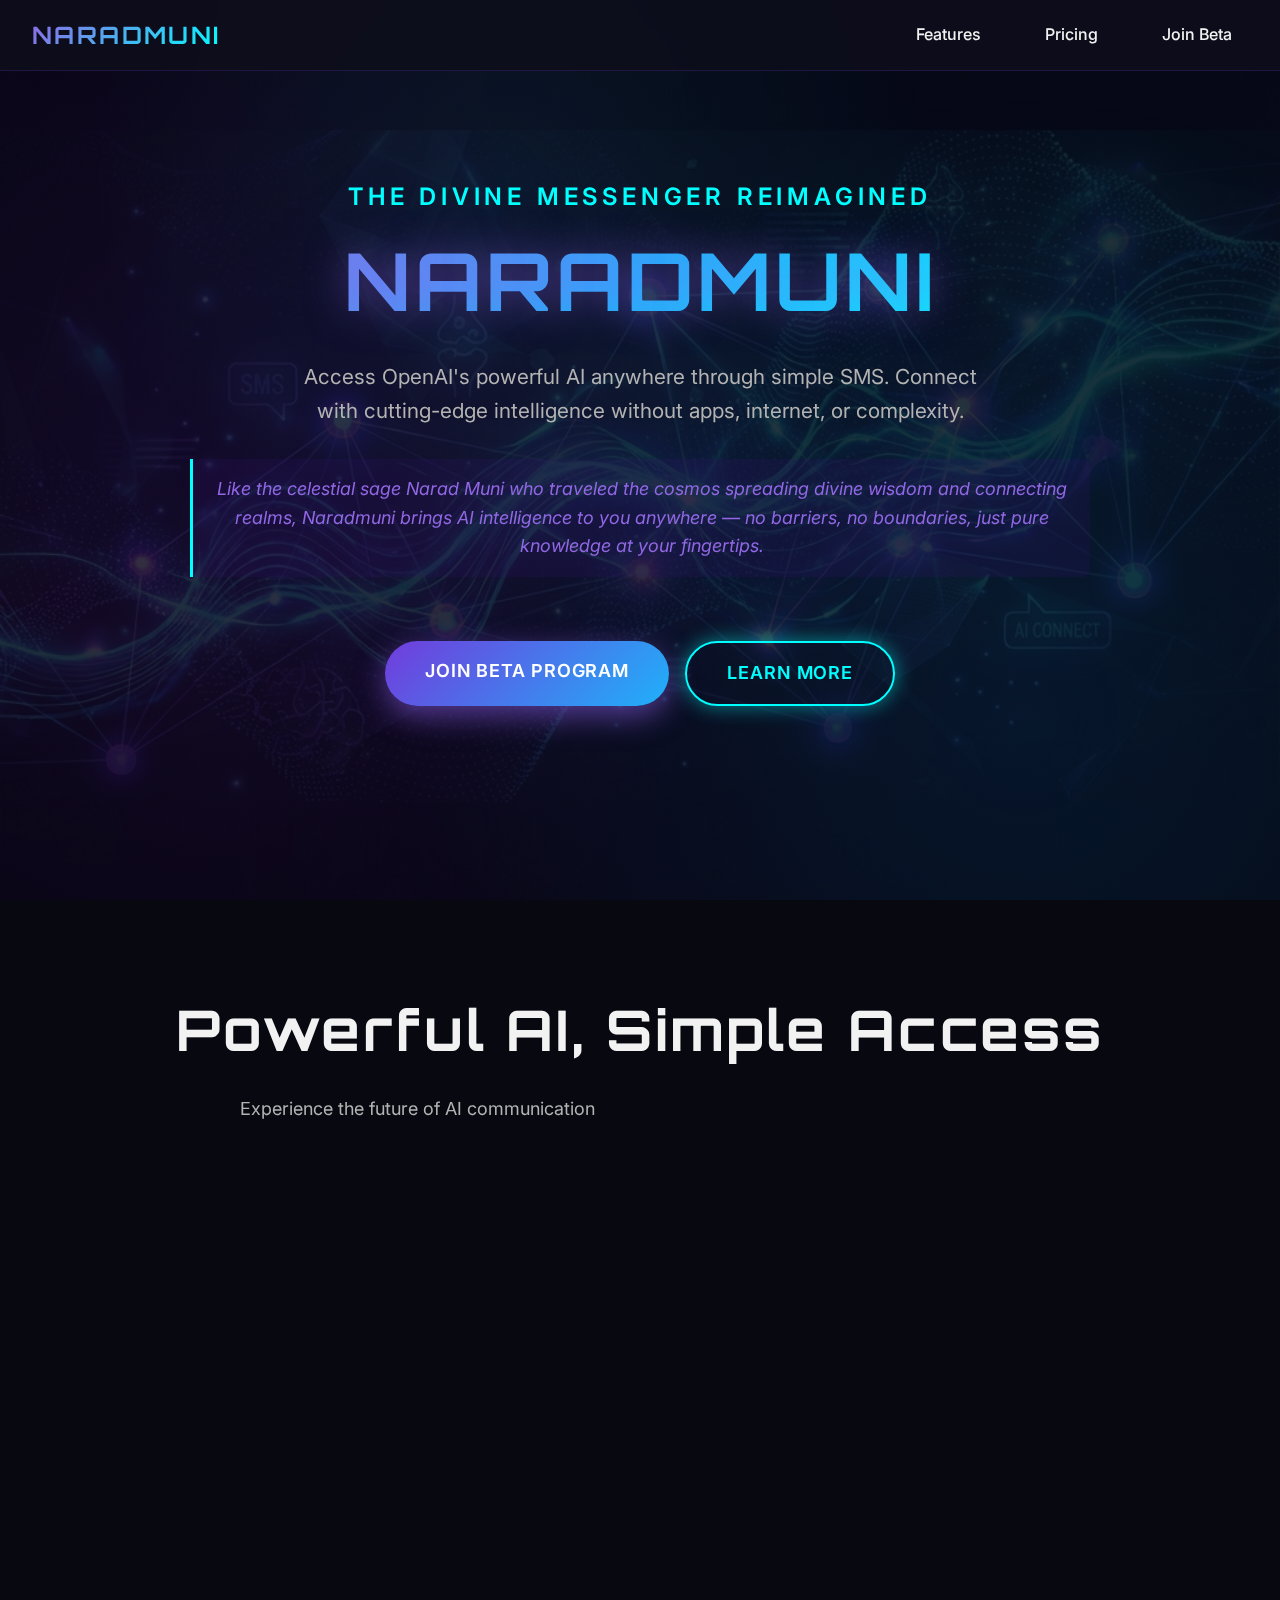
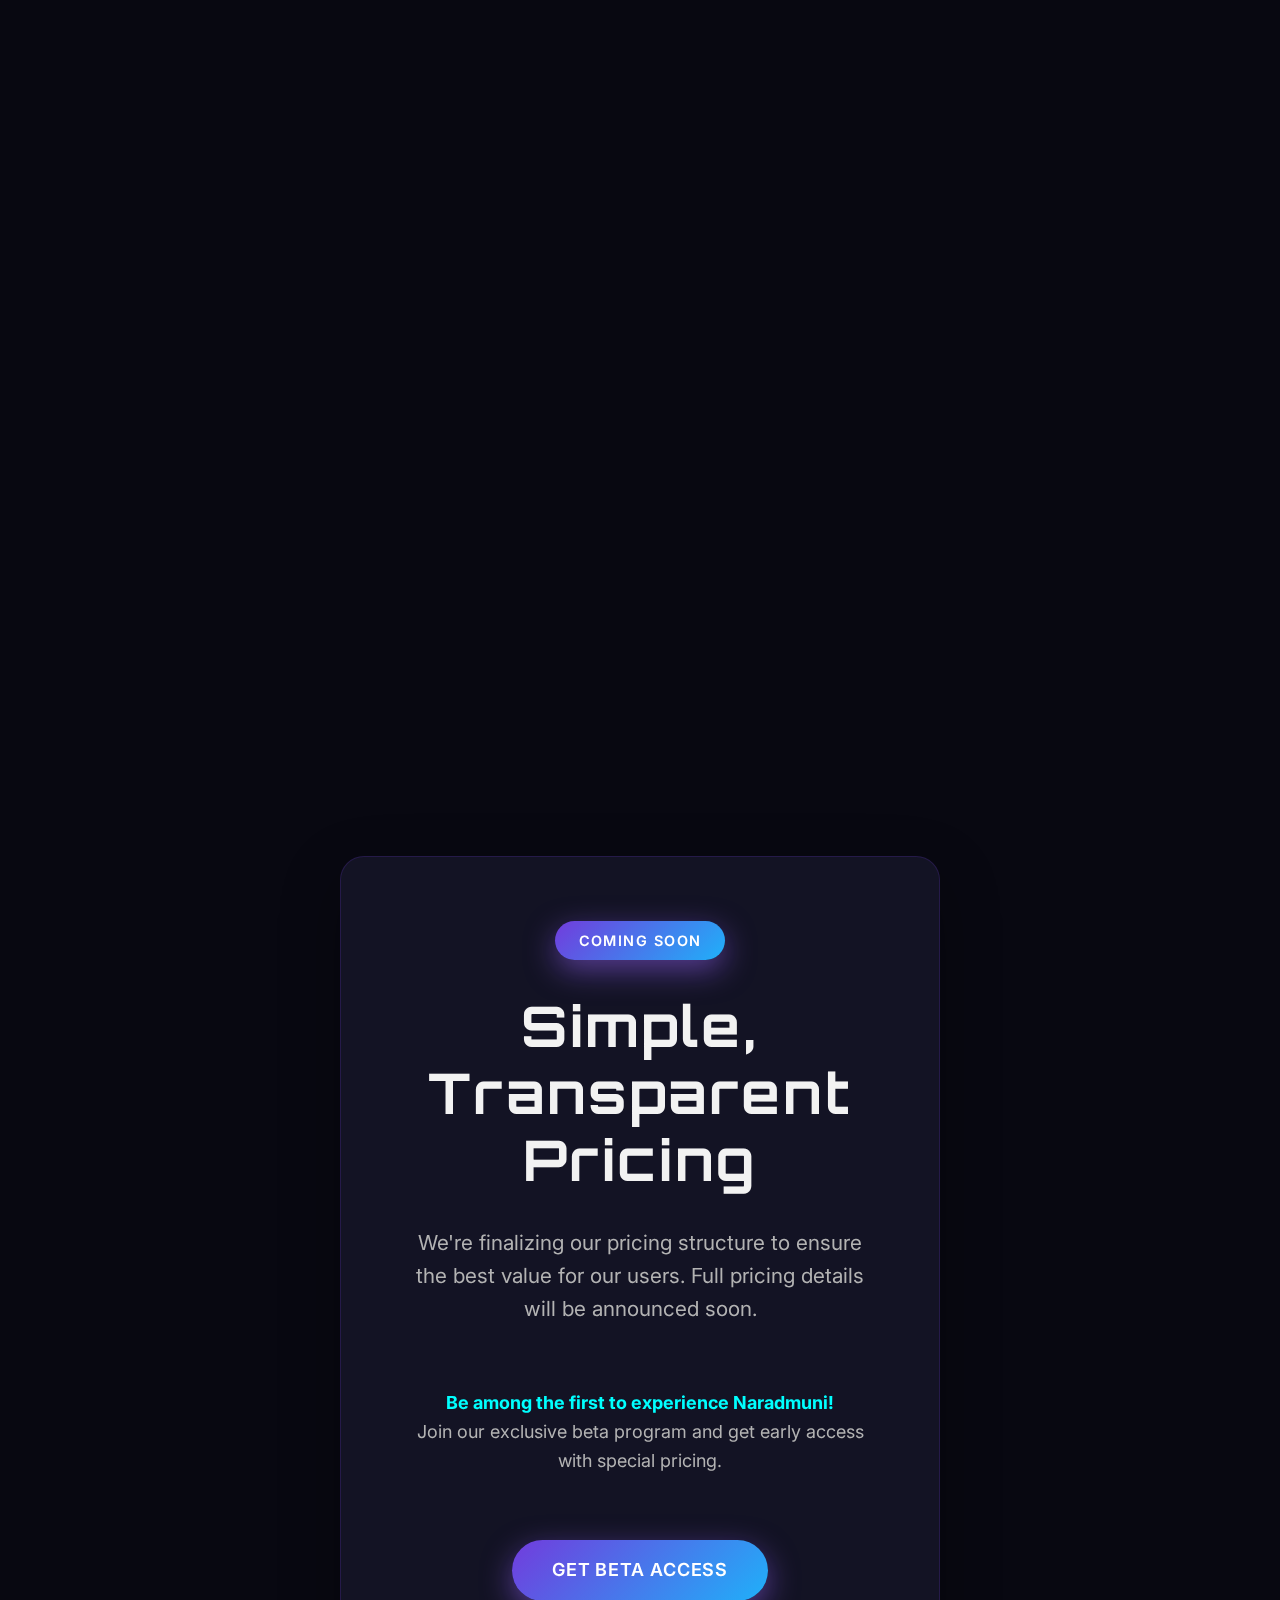
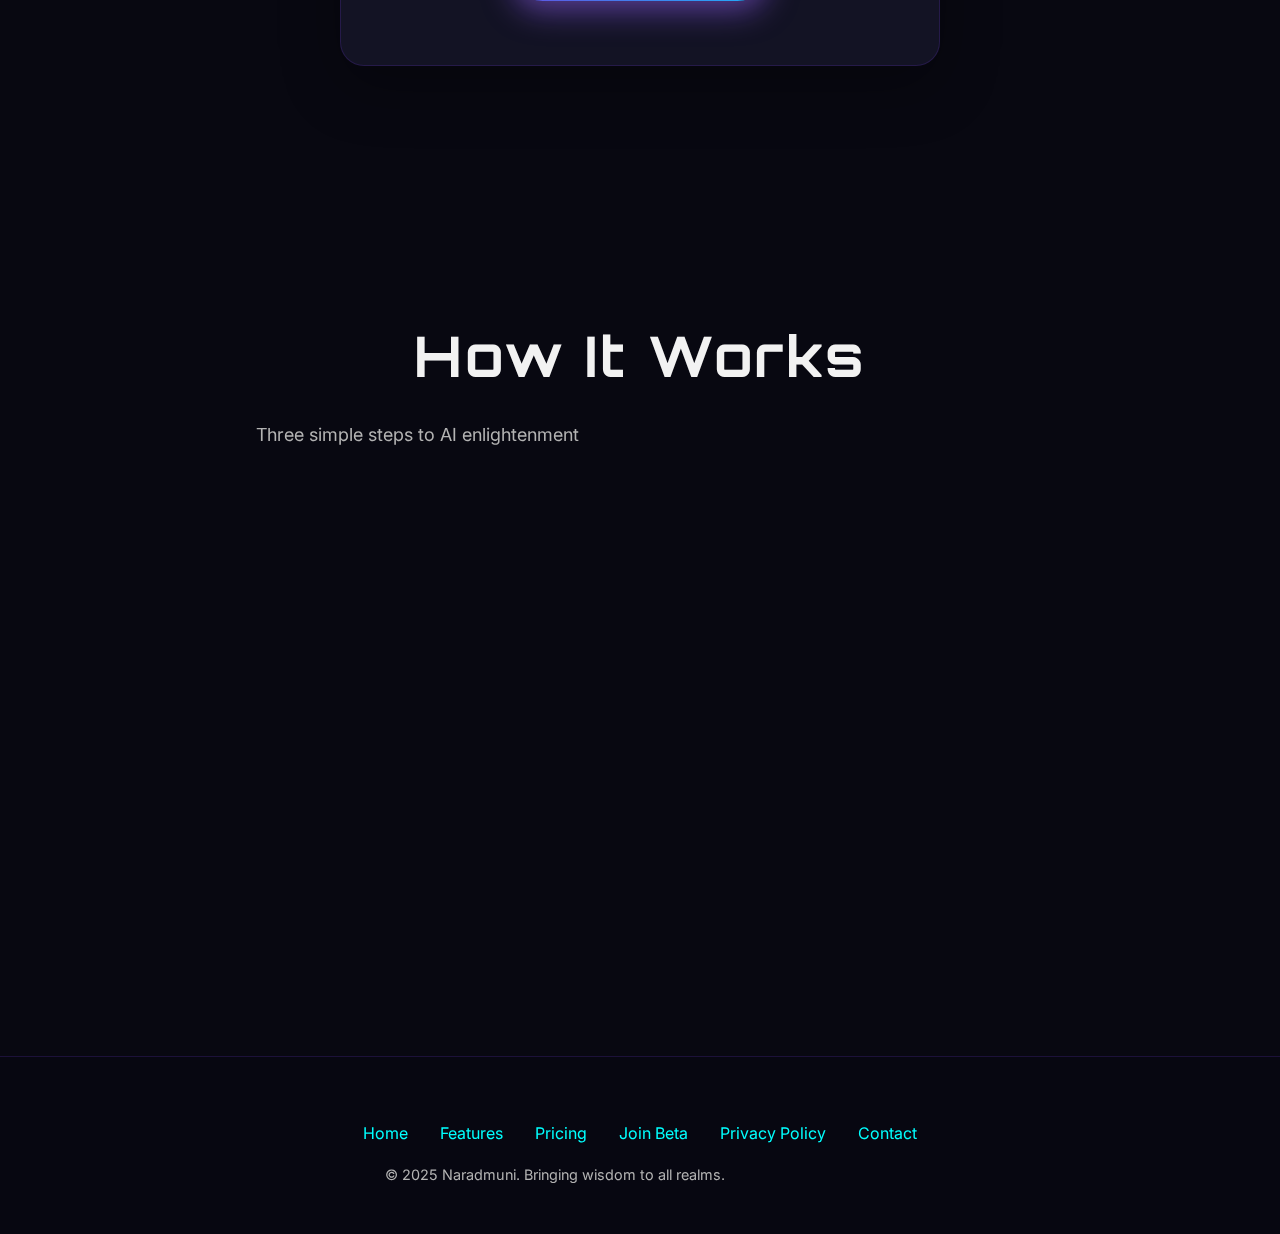
<file: index.html>
<!DOCTYPE html>
<html lang="en">

<head>
  <meta charset="UTF-8">
  <meta name="viewport" content="width=device-width, initial-scale=1.0">
  <meta name="description"
    content="Naradmuni - Access OpenAI's powerful AI anywhere through simple SMS. Like the divine messenger who spreads wisdom across realms, we bring AI to your fingertips.">
  <meta name="keywords" content="SMS AI, OpenAI SMS, AI messaging, text AI, Naradmuni">
  <title>Naradmuni - AI Wisdom Through SMS</title>

  <!-- Fonts -->
  <link rel="preconnect" href="https://fonts.googleapis.com">
  <link rel="preconnect" href="https://fonts.gstatic.com" crossorigin>
  <link
    href="https://fonts.googleapis.com/css2?family=Inter:wght@300;400;500;600;700&family=Orbitron:wght@400;700;900&display=swap"
    rel="stylesheet">

  <!-- Styles -->
  <link rel="stylesheet" href="css/style.css">
</head>

<body>
  <!-- Navigation -->
  <nav id="navbar">
    <div class="nav-container">
      <a href="index.html" class="logo">NARADMUNI</a>
      <ul class="nav-links">
        <li><a href="#features">Features</a></li>
        <li><a href="#pricing">Pricing</a></li>
        <li><a href="beta.html">Join Beta</a></li>
      </ul>
    </div>
  </nav>

  <!-- Hero Section -->
  <section class="hero">
    <div class="container">
      <div class="hero-content">
        <div class="hero-tagline">The Divine Messenger Reimagined</div>
        <h1>NARADMUNI</h1>
        <p class="hero-description">
          Access OpenAI's powerful AI anywhere through simple SMS.
          Connect with cutting-edge intelligence without apps, internet, or complexity.
        </p>
        <div class="hero-mythological">
          Like the celestial sage Narad Muni who traveled the cosmos spreading divine wisdom and connecting realms,
          Naradmuni brings AI intelligence to you anywhere — no barriers, no boundaries, just pure knowledge at your
          fingertips.
        </div>
        <div class="cta-buttons">
          <a href="beta.html" class="btn btn-primary">Join Beta Program</a>
          <a href="#features" class="btn btn-secondary">Learn More</a>
        </div>
      </div>
    </div>
  </section>

  <!-- Features Section -->
  <section id="features">
    <div class="container">
      <div class="section-title">
        <h2>Powerful AI, Simple Access</h2>
        <p>Experience the future of AI communication</p>
      </div>

      <div class="features-grid">
        <div class="glass-card fade-in">
          <div class="feature-icon">📱</div>
          <h3>SMS-First Design</h3>
          <p>
            No app downloads, no internet required. Just text and receive intelligent responses
            on any phone, anywhere in the world.
          </p>
        </div>

        <div class="glass-card fade-in">
          <div class="feature-icon">🤖</div>
          <h3>OpenAI Integration</h3>
          <p>
            Powered by OpenAI's advanced language models. Get expert-level assistance,
            creative content, and intelligent conversations via text.
          </p>
        </div>

        <div class="glass-card fade-in">
          <div class="feature-icon">⚡</div>
          <h3>Instant Responses</h3>
          <p>
            Lightning-fast processing means you get AI-powered answers delivered to your
            phone in seconds, not minutes.
          </p>
        </div>

        <div class="glass-card fade-in">
          <div class="feature-icon">🌍</div>
          <h3>Universal Access</h3>
          <p>
            Like Narad Muni traversing all realms, our service works everywhere —
            from bustling cities to remote villages with basic cellular coverage.
          </p>
        </div>

      </div>
    </div>
  </section>

  <!-- Pricing Section -->
  <section id="pricing">
    <div class="container">
      <div class="glass-card pricing-card">
        <span class="pricing-badge">Coming Soon</span>
        <h2>Simple, Transparent Pricing</h2>
        <p class="hero-description">
          We're finalizing our pricing structure to ensure the best value for our users.
          Full pricing details will be announced soon.
        </p>
        <p class="mt-lg">
          <strong style="color: var(--accent);">Be among the first to experience Naradmuni!</strong><br>
          Join our exclusive beta program and get early access with special pricing.
        </p>
        <div class="cta-buttons mt-lg">
          <a href="beta.html" class="btn btn-primary">Get Beta Access</a>
        </div>
      </div>
    </div>
  </section>

  <!-- How It Works -->
  <section id="how-it-works">
    <div class="container">
      <div class="section-title">
        <h2>How It Works</h2>
        <p>Three simple steps to AI enlightenment</p>
      </div>

      <div class="features-grid">
        <div class="glass-card fade-in">
          <div class="feature-icon">1️⃣</div>
          <h3>Sign Up</h3>
          <p>
            Join our beta program by sharing your phone number and name.
            We'll get you set up within 24 hours.
          </p>
        </div>

        <div class="glass-card fade-in">
          <div class="feature-icon">2️⃣</div>
          <h3>Send a Text</h3>
          <p>
            Text your question, request, or prompt to our dedicated number.
            No special syntax or commands needed — just talk naturally.
          </p>
        </div>

        <div class="glass-card fade-in">
          <div class="feature-icon">3️⃣</div>
          <h3>Get AI Responses</h3>
          <p>
            Receive intelligent, contextual responses directly via SMS.
            Continue the conversation as long as you need.
          </p>
        </div>
      </div>
    </div>
  </section>

  <!-- Footer -->
  <footer>
    <div class="footer-content">
      <div class="footer-links">
        <a href="index.html">Home</a>
        <a href="#features">Features</a>
        <a href="#pricing">Pricing</a>
        <a href="beta.html">Join Beta</a>
        <a href="privacy.html">Privacy Policy</a>
        <a href="mailto:naradmuni.bot@gmail.com">Contact</a>
      </div>
      <p class="copyright">
        &copy; 2025 Naradmuni. Bringing wisdom to all realms.
      </p>
    </div>
  </footer>

  <!-- JavaScript for scroll effects -->
  <script>
    // Navbar scroll effect
    const navbar = document.getElementById('navbar');
    window.addEventListener('scroll', () => {
      if (window.scrollY > 100) {
        navbar.classList.add('scrolled');
      } else {
        navbar.classList.remove('scrolled');
      }
    });

    // Fade-in animation on scroll
    const observerOptions = {
      threshold: 0.1,
      rootMargin: '0px 0px -50px 0px'
    };

    const observer = new IntersectionObserver((entries) => {
      entries.forEach(entry => {
        if (entry.isIntersecting) {
          entry.target.classList.add('visible');
        }
      });
    }, observerOptions);

    document.querySelectorAll('.fade-in').forEach(el => {
      observer.observe(el);
    });

    // Smooth scroll for anchor links
    document.querySelectorAll('a[href^="#"]').forEach(anchor => {
      anchor.addEventListener('click', function (e) {
        e.preventDefault();
        const target = document.querySelector(this.getAttribute('href'));
        if (target) {
          target.scrollIntoView({
            behavior: 'smooth',
            block: 'start'
          });
        }
      });
    });
  </script>
</body>

</html>
</file>
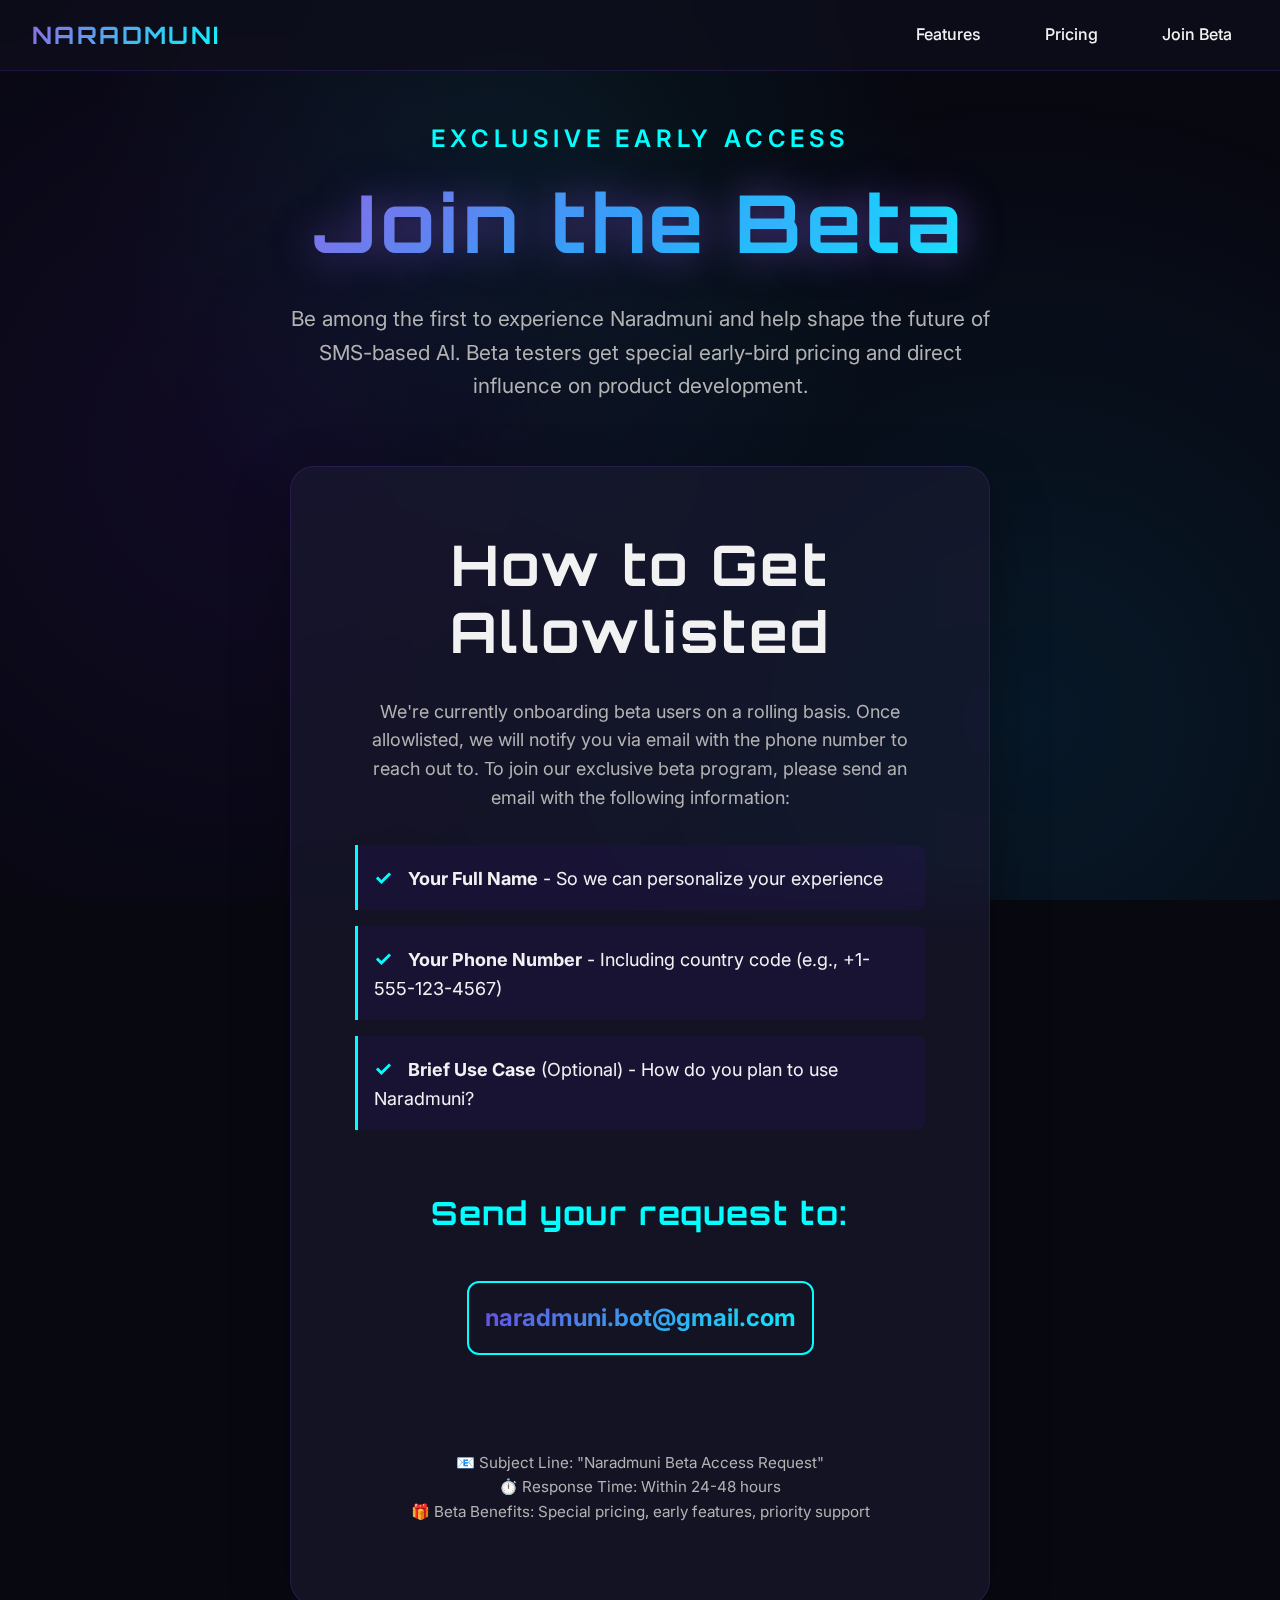
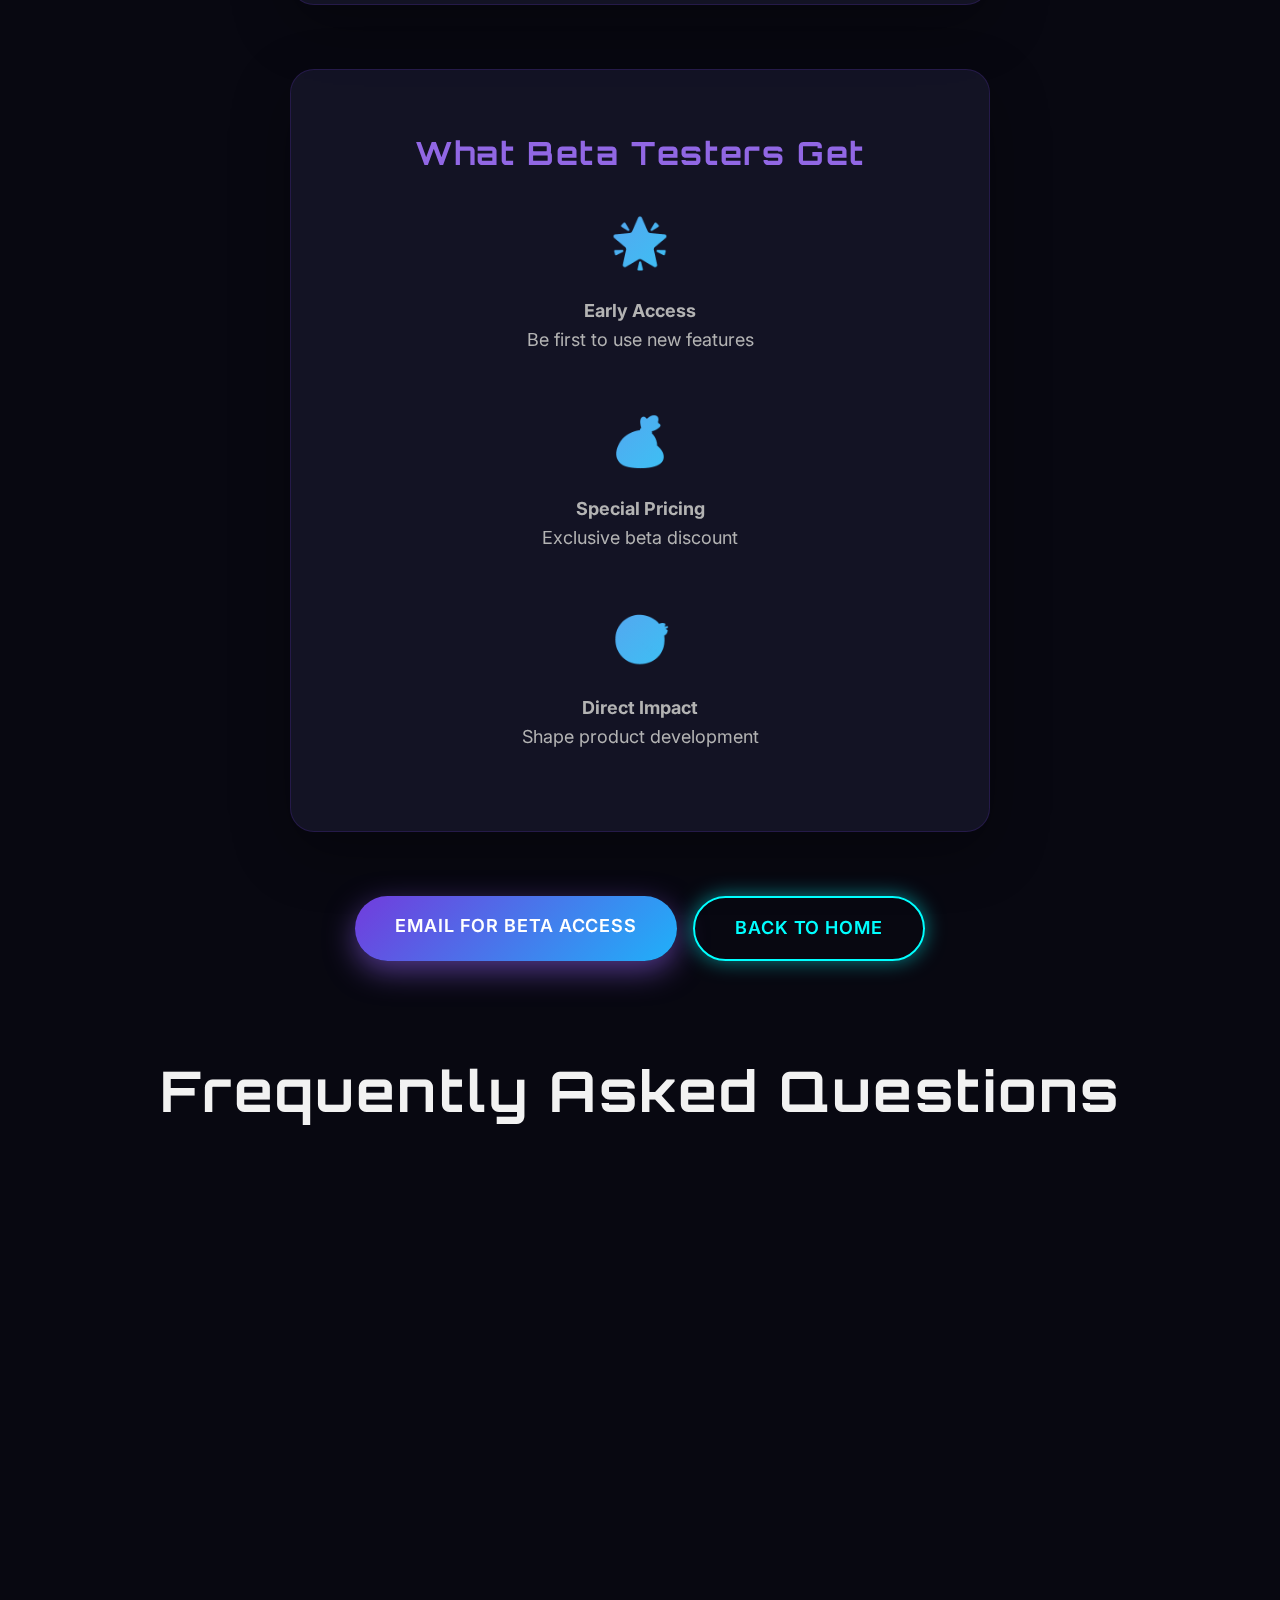
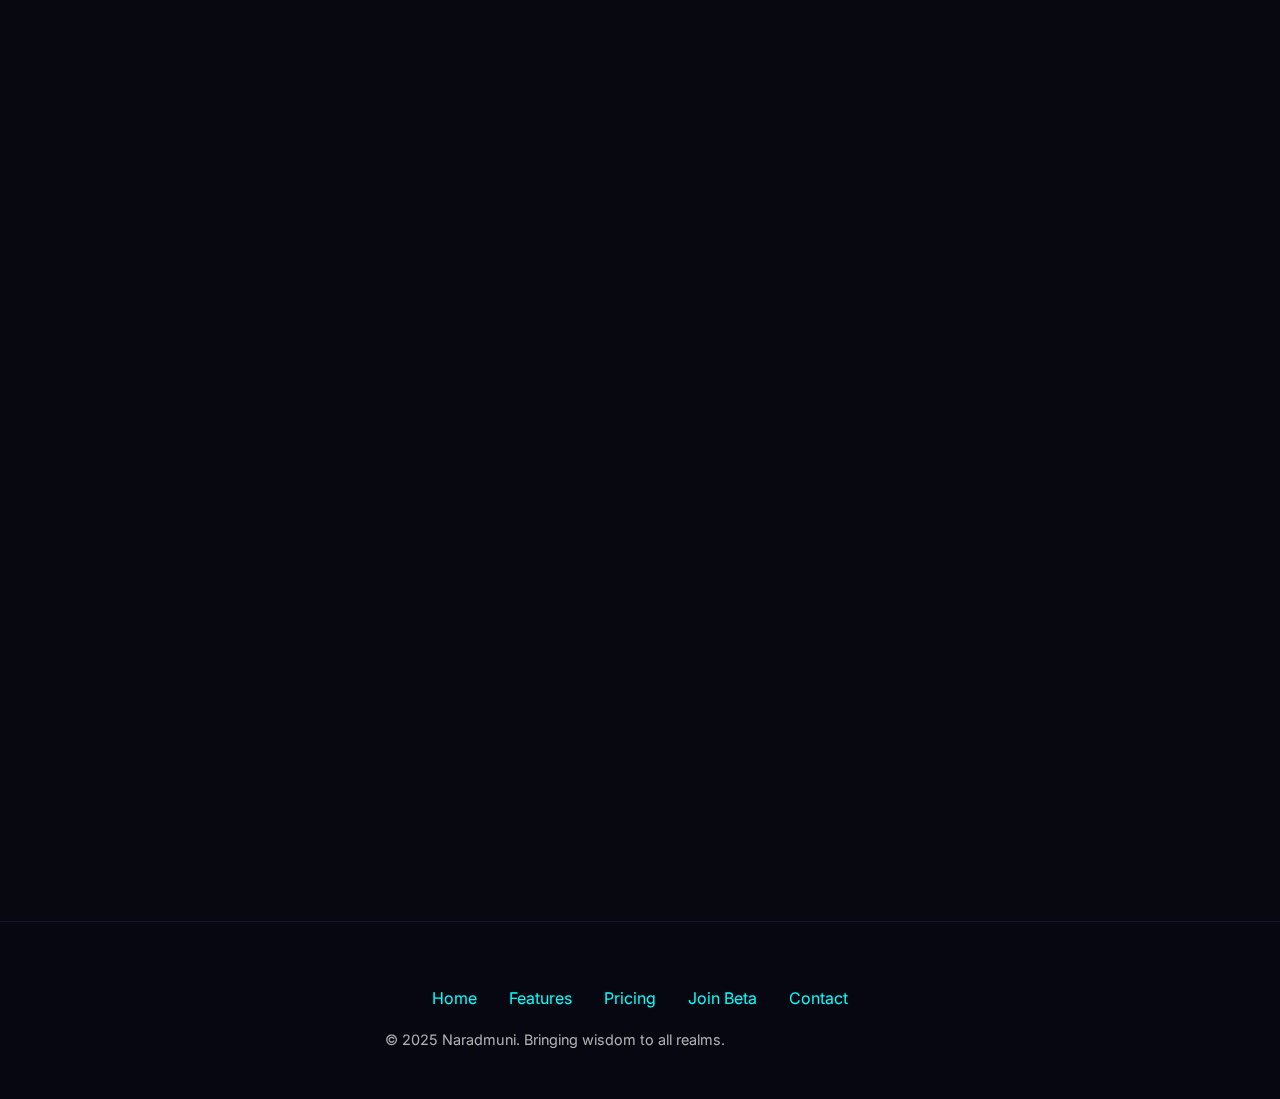
<file: beta.html>
<!DOCTYPE html>
<html lang="en">

<head>
    <meta charset="UTF-8">
    <meta name="viewport" content="width=device-width, initial-scale=1.0">
    <meta name="description"
        content="Join the Naradmuni beta program and be among the first to experience AI through SMS.">
    <meta name="keywords" content="Naradmuni beta, SMS AI beta, early access">
    <title>Beta Program - Naradmuni</title>

    <!-- Fonts -->
    <link rel="preconnect" href="https://fonts.googleapis.com">
    <link rel="preconnect" href="https://fonts.gstatic.com" crossorigin>
    <link
        href="https://fonts.googleapis.com/css2?family=Inter:wght@300;400;500;600;700&family=Orbitron:wght@400;700;900&display=swap"
        rel="stylesheet">

    <!-- Styles -->
    <link rel="stylesheet" href="css/style.css">
</head>

<body>
    <!-- Navigation -->
    <nav id="navbar">
        <div class="nav-container">
            <a href="index.html" class="logo">NARADMUNI</a>
            <ul class="nav-links">
                <li><a href="index.html#features">Features</a></li>
                <li><a href="index.html#pricing">Pricing</a></li>
                <li><a href="beta.html">Join Beta</a></li>
            </ul>
        </div>
    </nav>

    <!-- Beta Hero Section -->
    <section class="beta-hero">
        <div class="container">
            <div class="beta-content">
                <div class="hero-tagline">Exclusive Early Access</div>
                <h1>Join the Beta</h1>
                <p class="hero-description">
                    Be among the first to experience Naradmuni and help shape the future of SMS-based AI.
                    Beta testers get special early-bird pricing and direct influence on product development.
                </p>

                <div class="glass-card mt-lg">
                    <h2>How to Get Allowlisted</h2>
                    <p>
                        We're currently onboarding beta users on a rolling basis.
                        Once allowlisted, we will notify you via email with the phone number to reach out to.
                        To join our exclusive beta program, please send an email with the following information:
                    </p>

                    <ul class="requirement-list">
                        <li><strong>Your Full Name</strong> - So we can personalize your experience</li>
                        <li><strong>Your Phone Number</strong> - Including country code (e.g., +1-555-123-4567)</li>
                        <li><strong>Brief Use Case</strong> (Optional) - How do you plan to use Naradmuni?</li>
                    </ul>

                    <div class="mt-lg">
                        <h3 style="color: var(--accent); margin-bottom: var(--spacing-sm);">Send your request to:</h3>
                        <a href="mailto:naradmuni.bot@gmail.com?subject=Naradmuni Beta Access Request&body=Name:%0D%0APhone Number:%0D%0AUse Case:"
                            class="email-link">
                            naradmuni.bot@gmail.com
                        </a>
                    </div>

                    <p class="mt-lg" style="color: var(--text-secondary); font-size: 0.95rem;">
                        📧 Subject Line: "Naradmuni Beta Access Request"<br>
                        ⏱️ Response Time: Within 24-48 hours<br>
                        🎁 Beta Benefits: Special pricing, early features, priority support
                    </p>
                </div>

                <div class="glass-card mt-lg">
                    <h3>What Beta Testers Get</h3>
                    <div class="features-grid" style="margin-top: var(--spacing-md);">
                        <div style="text-align: center;">
                            <div class="feature-icon">🌟</div>
                            <p><strong>Early Access</strong><br>Be first to use new features</p>
                        </div>
                        <div style="text-align: center;">
                            <div class="feature-icon">💰</div>
                            <p><strong>Special Pricing</strong><br>Exclusive beta discount</p>
                        </div>
                        <div style="text-align: center;">
                            <div class="feature-icon">🎯</div>
                            <p><strong>Direct Impact</strong><br>Shape product development</p>
                        </div>
                    </div>
                </div>

                <div class="cta-buttons mt-lg">
                    <a href="mailto:naradmuni.bot@gmail.com?subject=Naradmuni Beta Access Request&body=Name:%0D%0APhone Number:%0D%0AUse Case:"
                        class="btn btn-primary">
                        Email for Beta Access
                    </a>
                    <a href="index.html" class="btn btn-secondary">Back to Home</a>
                </div>
            </div>
        </div>
    </section>

    <!-- FAQ Section -->
    <section id="faq" style="padding-top: 0;">
        <div class="container">
            <div class="section-title">
                <h2>Frequently Asked Questions</h2>
            </div>

            <div class="glass-card fade-in" style="max-width: 800px; margin: 0 auto var(--spacing-md);">
                <h3>When will I get access after applying?</h3>
                <p>
                    We typically respond within 24-48 hours and aim to activate your account within 3-5 business days.
                </p>
            </div>

            <div class="glass-card fade-in" style="max-width: 800px; margin: 0 auto var(--spacing-md);">
                <h3>Is the beta program free?</h3>
                <p>
                    Fow now, however once beta testing is complete we will introduce pricing, notified to you via email.
                </p>
            </div>

            <div class="glass-card fade-in" style="max-width: 800px; margin: 0 auto var(--spacing-md);">
                <h3>Which countries are supported?</h3>
                <p>
                    We're launching with United State (+1 numbers).
                </p>
            </div>

            <div class="glass-card fade-in" style="max-width: 800px; margin: 0 auto var(--spacing-md);">
                <h3>What kind of feedback will you need?</h3>
                <p>
                    We'll ask for your experience with response quality, speed, ease of use, and any feature requests.
                    Optional surveys will be sent periodically — your time and input are valuable to us.
                </p>
            </div>
        </div>
    </section>

    <!-- Footer -->
    <footer>
        <div class="footer-content">
            <div class="footer-links">
                <a href="index.html">Home</a>
                <a href="index.html#features">Features</a>
                <a href="index.html#pricing">Pricing</a>
                <a href="beta.html">Join Beta</a>
                <a href="mailto:naradmuni.bot@gmail.com">Contact</a>
            </div>
            <p class="copyright">
                &copy; 2025 Naradmuni. Bringing wisdom to all realms.
            </p>
        </div>
    </footer>

    <!-- JavaScript -->
    <script>
        // Navbar scroll effect
        const navbar = document.getElementById('navbar');
        window.addEventListener('scroll', () => {
            if (window.scrollY > 100) {
                navbar.classList.add('scrolled');
            } else {
                navbar.classList.remove('scrolled');
            }
        });

        // Fade-in animation on scroll
        const observerOptions = {
            threshold: 0.1,
            rootMargin: '0px 0px -50px 0px'
        };

        const observer = new IntersectionObserver((entries) => {
            entries.forEach(entry => {
                if (entry.isIntersecting) {
                    entry.target.classList.add('visible');
                }
            });
        }, observerOptions);

        document.querySelectorAll('.fade-in').forEach(el => {
            observer.observe(el);
        });
    </script>
</body>

</html>
</file>
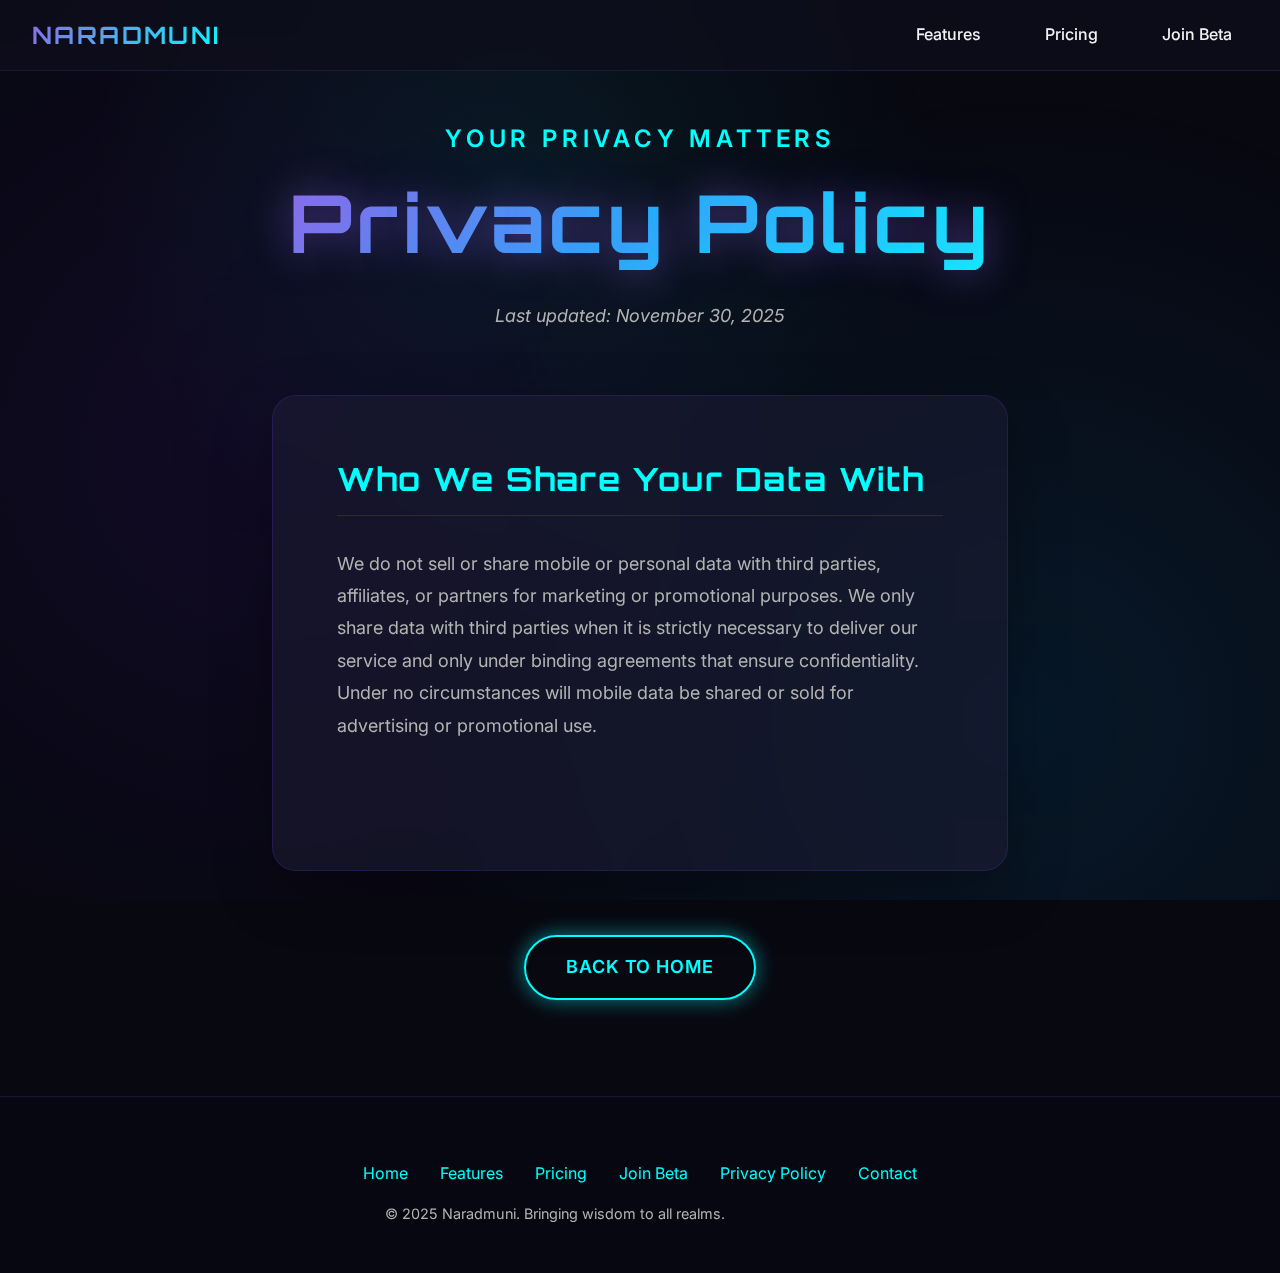
<file: privacy.html>
<!DOCTYPE html>
<html lang="en">

<head>
    <meta charset="UTF-8">
    <meta name="viewport" content="width=device-width, initial-scale=1.0">
    <meta name="description"
        content="Naradmuni Privacy Policy - Learn how we protect your personal information.">
    <meta name="keywords" content="Naradmuni privacy policy, data protection, SMS AI privacy">
    <title>Privacy Policy - Naradmuni</title>

    <!-- Fonts -->
    <link rel="preconnect" href="https://fonts.googleapis.com">
    <link rel="preconnect" href="https://fonts.gstatic.com" crossorigin>
    <link
        href="https://fonts.googleapis.com/css2?family=Inter:wght@300;400;500;600;700&family=Orbitron:wght@400;700;900&display=swap"
        rel="stylesheet">

    <!-- Styles -->
    <link rel="stylesheet" href="css/style.css">
    <style>
        .privacy-content {
            max-width: 800px;
            margin: 0 auto;
            padding-top: 120px;
            padding-bottom: var(--spacing-xl);
        }

        .privacy-section {
            margin-bottom: var(--spacing-lg);
        }

        .privacy-section h2 {
            font-size: clamp(1.5rem, 3vw, 2rem);
            color: var(--accent);
            margin-bottom: var(--spacing-md);
            padding-bottom: var(--spacing-sm);
            border-bottom: 1px solid hsla(260, 70%, 55%, 0.3);
        }

        .privacy-section p {
            color: var(--text-secondary);
            line-height: 1.8;
            margin-bottom: var(--spacing-sm);
        }

        .last-updated {
            color: var(--text-secondary);
            font-style: italic;
            margin-bottom: var(--spacing-lg);
        }
    </style>
</head>

<body>
    <!-- Navigation -->
    <nav id="navbar">
        <div class="nav-container">
            <a href="index.html" class="logo">NARADMUNI</a>
            <ul class="nav-links">
                <li><a href="index.html#features">Features</a></li>
                <li><a href="index.html#pricing">Pricing</a></li>
                <li><a href="beta.html">Join Beta</a></li>
            </ul>
        </div>
    </nav>

    <!-- Privacy Policy Content -->
    <div class="container privacy-content">
        <div class="hero-tagline" style="text-align: center;">Your Privacy Matters</div>
        <h1 style="text-align: center; margin-bottom: var(--spacing-md);">Privacy Policy</h1>
        <p class="last-updated" style="text-align: center;">Last updated: November 30, 2025</p>

        <div class="glass-card">
            <div class="privacy-section">
                <h2>Who We Share Your Data With</h2>
                <p>
                    We do not sell or share mobile or personal data with third parties, affiliates, or partners for marketing or promotional purposes. We only share data with third parties when it is strictly necessary to deliver our service and only under binding agreements that ensure confidentiality. Under no circumstances will mobile data be shared or sold for advertising or promotional use.
                </p>
            </div>
        </div>

        <div class="cta-buttons mt-lg" style="justify-content: center;">
            <a href="index.html" class="btn btn-secondary">Back to Home</a>
        </div>
    </div>

    <!-- Footer -->
    <footer>
        <div class="footer-content">
            <div class="footer-links">
                <a href="index.html">Home</a>
                <a href="index.html#features">Features</a>
                <a href="index.html#pricing">Pricing</a>
                <a href="beta.html">Join Beta</a>
                <a href="privacy.html">Privacy Policy</a>
                <a href="mailto:naradmuni.bot@gmail.com">Contact</a>
            </div>
            <p class="copyright">
                &copy; 2025 Naradmuni. Bringing wisdom to all realms.
            </p>
        </div>
    </footer>

    <!-- JavaScript -->
    <script>
        // Navbar scroll effect
        const navbar = document.getElementById('navbar');
        window.addEventListener('scroll', () => {
            if (window.scrollY > 100) {
                navbar.classList.add('scrolled');
            } else {
                navbar.classList.remove('scrolled');
            }
        });
    </script>
</body>

</html>
</file>
<file: css/style.css>
/* ====================================
   NARADMUNI - Futuristic Design System
   ==================================== */

/* CSS Variables */
:root {
  /* Colors - Futuristic Palette */
  --primary: hsl(260, 70%, 55%);
  --primary-dark: hsl(260, 70%, 35%);
  --primary-light: hsl(260, 70%, 65%);
  --secondary: hsl(200, 95%, 55%);
  --accent: hsl(180, 100%, 50%);
  --bg-dark: hsl(240, 30%, 8%);
  --bg-darker: hsl(240, 35%, 5%);
  --bg-card: hsla(240, 30%, 15%, 0.6);
  --text-primary: hsl(0, 0%, 95%);
  --text-secondary: hsl(0, 0%, 70%);
  --glow-primary: hsla(260, 100%, 70%, 0.5);
  --glow-accent: hsla(180, 100%, 50%, 0.5);
  
  /* Spacing */
  --spacing-xs: 0.5rem;
  --spacing-sm: 1rem;
  --spacing-md: 2rem;
  --spacing-lg: 4rem;
  --spacing-xl: 6rem;
  
  /* Typography */
  --font-body: 'Inter', -apple-system, system-ui, sans-serif;
  --font-heading: 'Orbitron', monospace, sans-serif;
  
  /* Effects */
  --transition: all 0.3s cubic-bezier(0.4, 0, 0.2, 1);
  --transition-slow: all 0.6s cubic-bezier(0.4, 0, 0.2, 1);
}

/* Reset & Base Styles */
* {
  margin: 0;
  padding: 0;
  box-sizing: border-box;
}

html {
  scroll-behavior: smooth;
  font-size: 16px;
}

body {
  font-family: var(--font-body);
  background: var(--bg-darker);
  color: var(--text-primary);
  line-height: 1.6;
  overflow-x: hidden;
  position: relative;
}

/* Animated Background */
body::before {
  content: '';
  position: fixed;
  top: 0;
  left: 0;
  width: 100%;
  height: 100%;
  background: 
    radial-gradient(circle at 20% 50%, hsla(260, 70%, 35%, 0.15) 0%, transparent 50%),
    radial-gradient(circle at 80% 80%, hsla(200, 95%, 35%, 0.15) 0%, transparent 50%),
    radial-gradient(circle at 40% 20%, hsla(180, 100%, 35%, 0.1) 0%, transparent 40%);
  z-index: -1;
  animation: backgroundPulse 15s ease-in-out infinite;
}

@keyframes backgroundPulse {
  0%, 100% { opacity: 0.5; }
  50% { opacity: 0.8; }
}

/* Typography */
h1, h2, h3, h4, h5, h6 {
  font-family: var(--font-heading);
  font-weight: 700;
  line-height: 1.2;
  letter-spacing: 0.05em;
}

h1 {
  font-size: clamp(2.5rem, 8vw, 5rem);
  background: linear-gradient(135deg, var(--primary-light), var(--secondary), var(--accent));
  background-clip: text;
  -webkit-background-clip: text;
  -webkit-text-fill-color: transparent;
  text-shadow: 0 0 40px var(--glow-primary);
  margin-bottom: var(--spacing-md);
}

h2 {
  font-size: clamp(2rem, 5vw, 3.5rem);
  color: var(--text-primary);
  margin-bottom: var(--spacing-md);
}

h3 {
  font-size: clamp(1.5rem, 3vw, 2rem);
  color: var(--primary-light);
  margin-bottom: var(--spacing-sm);
}

p {
  font-size: clamp(1rem, 2vw, 1.125rem);
  color: var(--text-secondary);
  margin-bottom: var(--spacing-sm);
  max-width: 70ch;
}

a {
  color: var(--accent);
  text-decoration: none;
  transition: var(--transition);
}

a:hover {
  color: var(--secondary);
  text-shadow: 0 0 10px var(--glow-accent);
}

/* Navigation */
nav {
  position: fixed;
  top: 0;
  width: 100%;
  padding: var(--spacing-sm) var(--spacing-md);
  background: hsla(240, 30%, 8%, 0.8);
  backdrop-filter: blur(20px);
  border-bottom: 1px solid hsla(260, 70%, 55%, 0.2);
  z-index: 1000;
  transition: var(--transition);
}

nav.scrolled {
  background: hsla(240, 30%, 8%, 0.95);
  box-shadow: 0 10px 40px hsla(260, 70%, 35%, 0.3);
}

.nav-container {
  max-width: 1400px;
  margin: 0 auto;
  display: flex;
  justify-content: space-between;
  align-items: center;
}

.logo {
  font-family: var(--font-heading);
  font-size: 1.5rem;
  font-weight: 700;
  background: linear-gradient(135deg, var(--primary-light), var(--accent));
  background-clip: text;
  -webkit-background-clip: text;
  -webkit-text-fill-color: transparent;
  letter-spacing: 0.1em;
}

.nav-links {
  display: flex;
  gap: var(--spacing-md);
  list-style: none;
}

.nav-links a {
  color: var(--text-primary);
  font-weight: 500;
  padding: 0.5rem 1rem;
  border-radius: 8px;
  transition: var(--transition);
  position: relative;
}

.nav-links a::before {
  content: '';
  position: absolute;
  bottom: 0;
  left: 50%;
  transform: translateX(-50%) scaleX(0);
  width: 80%;
  height: 2px;
  background: linear-gradient(90deg, var(--primary), var(--accent));
  transition: var(--transition);
}

.nav-links a:hover::before {
  transform: translateX(-50%) scaleX(1);
}

.nav-links a:hover {
  color: var(--accent);
}

/* Container */
.container {
  max-width: 1400px;
  margin: 0 auto;
  padding: 0 var(--spacing-md);
}

section {
  padding: var(--spacing-xl) 0;
  position: relative;
}

/* Hero Section */
.hero {
  min-height: 100vh;
  display: flex;
  align-items: center;
  justify-content: center;
  text-align: center;
  position: relative;
  overflow: hidden;
  padding-top: 80px;
}

.hero::before {
  content: '';
  position: absolute;
  top: 0;
  left: 0;
  width: 100%;
  height: 100%;
  background: url('../images/futuristic_ai_network_1764407987611.png') center/cover;
  opacity: 0.15;
  z-index: -1;
  animation: slowZoom 30s ease-in-out infinite alternate;
}

@keyframes slowZoom {
  from { transform: scale(1); }
  to { transform: scale(1.1); }
}

.hero-content {
  position: relative;
  z-index: 1;
  max-width: 900px;
}

.hero-tagline {
  font-size: clamp(1.2rem, 3vw, 1.5rem);
  color: var(--accent);
  margin-bottom: var(--spacing-sm);
  text-transform: uppercase;
  letter-spacing: 0.2em;
  font-weight: 600;
  animation: fadeInUp 0.8s ease-out;
}

.hero h1 {
  animation: fadeInUp 0.8s ease-out 0.2s both;
}

.hero-description {
  font-size: clamp(1.1rem, 2.5vw, 1.3rem);
  color: var(--text-secondary);
  margin: var(--spacing-md) auto;
  max-width: 700px;
  animation: fadeInUp 0.8s ease-out 0.4s both;
}

.hero-mythological {
  font-size: clamp(1rem, 2vw, 1.125rem);
  color: var(--primary-light);
  font-style: italic;
  margin: var(--spacing-md) auto var(--spacing-lg);
  padding: var(--spacing-sm);
  border-left: 3px solid var(--accent);
  background: hsla(260, 70%, 25%, 0.2);
  border-radius: 0 8px 8px 0;
  animation: fadeInUp 0.8s ease-out 0.6s both;
}

.cta-buttons {
  display: flex;
  gap: var(--spacing-sm);
  justify-content: center;
  flex-wrap: wrap;
  margin-top: var(--spacing-lg);
  animation: fadeInUp 0.8s ease-out 0.8s both;
}

@keyframes fadeInUp {
  from {
    opacity: 0;
    transform: translateY(30px);
  }
  to {
    opacity: 1;
    transform: translateY(0);
  }
}

/* Buttons */
.btn {
  padding: 1rem 2.5rem;
  font-size: 1.125rem;
  font-weight: 600;
  border-radius: 50px;
  border: none;
  cursor: pointer;
  transition: var(--transition);
  text-transform: uppercase;
  letter-spacing: 0.05em;
  position: relative;
  overflow: hidden;
  font-family: var(--font-body);
}

.btn::before {
  content: '';
  position: absolute;
  top: 50%;
  left: 50%;
  width: 0;
  height: 0;
  border-radius: 50%;
  background: rgba(255, 255, 255, 0.2);
  transform: translate(-50%, -50%);
  transition: width 0.6s, height 0.6s;
}

.btn:hover::before {
  width: 300px;
  height: 300px;
}

.btn-primary {
  background: linear-gradient(135deg, var(--primary), var(--secondary));
  color: white;
  box-shadow: 0 10px 30px var(--glow-primary);
  position: relative;
}

.btn-primary:hover {
  transform: translateY(-3px);
  box-shadow: 0 15px 40px var(--glow-primary);
}

.btn-secondary {
  background: transparent;
  color: var(--accent);
  border: 2px solid var(--accent);
  box-shadow: 0 0 20px var(--glow-accent);
}

.btn-secondary:hover {
  background: var(--accent);
  color: var(--bg-darker);
  box-shadow: 0 0 30px var(--glow-accent);
  transform: translateY(-3px);
}

/* Glass Card */
.glass-card {
  background: var(--bg-card);
  backdrop-filter: blur(20px);
  border: 1px solid hsla(260, 70%, 55%, 0.2);
  border-radius: 24px;
  padding: var(--spacing-lg);
  box-shadow: 0 20px 60px hsla(0, 0%, 0%, 0.3);
  transition: var(--transition);
  position: relative;
  overflow: hidden;
}

.glass-card::before {
  content: '';
  position: absolute;
  top: 0;
  left: 0;
  width: 100%;
  height: 100%;
  background: linear-gradient(135deg, 
    hsla(260, 70%, 55%, 0.1) 0%, 
    transparent 50%, 
    hsla(180, 100%, 50%, 0.1) 100%);
  opacity: 0;
  transition: var(--transition);
}

.glass-card:hover {
  transform: translateY(-10px);
  border-color: hsla(260, 70%, 55%, 0.5);
  box-shadow: 0 30px 80px hsla(260, 70%, 35%, 0.4);
}

.glass-card:hover::before {
  opacity: 1;
}

/* Features Grid */
.features-grid {
  display: grid;
  grid-template-columns: repeat(auto-fit, minmax(300px, 1fr));
  gap: var(--spacing-md);
  margin-top: var(--spacing-lg);
}

.feature-icon {
  font-size: 3rem;
  margin-bottom: var(--spacing-sm);
  background: linear-gradient(135deg, var(--primary-light), var(--accent));
  background-clip: text;
  -webkit-background-clip: text;
  -webkit-text-fill-color: transparent;
}

/* Pricing Section */
.pricing-card {
  text-align: center;
  max-width: 600px;
  margin: var(--spacing-lg) auto;
}

.pricing-badge {
  display: inline-block;
  background: linear-gradient(135deg, var(--primary), var(--secondary));
  color: white;
  padding: 0.5rem 1.5rem;
  border-radius: 50px;
  font-weight: 600;
  text-transform: uppercase;
  letter-spacing: 0.1em;
  font-size: 0.9rem;
  box-shadow: 0 10px 30px var(--glow-primary);
  margin-bottom: var(--spacing-md);
  animation: pulse 2s ease-in-out infinite;
}

@keyframes pulse {
  0%, 100% { transform: scale(1); }
  50% { transform: scale(1.05); }
}

/* Beta Page Specific */
.beta-hero {
  min-height: 70vh;
  display: flex;
  align-items: center;
  justify-content: center;
  text-align: center;
  padding-top: 120px;
}

.beta-content {
  max-width: 700px;
}

.requirement-list {
  list-style: none;
  margin: var(--spacing-md) 0;
  text-align: left;
}

.requirement-list li {
  padding: var(--spacing-sm);
  margin-bottom: var(--spacing-sm);
  background: hsla(260, 70%, 25%, 0.2);
  border-left: 3px solid var(--accent);
  border-radius: 0 8px 8px 0;
  color: var(--text-primary);
  font-size: 1.125rem;
}

.requirement-list li::before {
  content: '✓';
  color: var(--accent);
  font-weight: bold;
  margin-right: var(--spacing-sm);
  font-size: 1.3rem;
}

.email-link {
  display: inline-block;
  background: linear-gradient(135deg, var(--primary), var(--accent));
  background-clip: text;
  -webkit-background-clip: text;
  -webkit-text-fill-color: transparent;
  font-size: 1.5rem;
  font-weight: 700;
  padding: var(--spacing-sm);
  border: 2px solid var(--accent);
  border-radius: 12px;
  transition: var(--transition);
  margin: var(--spacing-md) 0;
}

.email-link:hover {
  background: var(--accent);
  -webkit-text-fill-color: var(--bg-darker);
  box-shadow: 0 10px 40px var(--glow-accent);
  transform: scale(1.05);
}

/* Footer */
footer {
  padding: var(--spacing-lg) 0 var(--spacing-md);
  text-align: center;
  border-top: 1px solid hsla(260, 70%, 55%, 0.2);
  background: hsla(240, 35%, 5%, 0.8);
  backdrop-filter: blur(10px);
}

.footer-content {
  max-width: 800px;
  margin: 0 auto;
}

.footer-links {
  display: flex;
  justify-content: center;
  gap: var(--spacing-md);
  margin-bottom: var(--spacing-sm);
  flex-wrap: wrap;
}

.copyright {
  color: var(--text-secondary);
  font-size: 0.9rem;
  margin-top: var(--spacing-sm);
}

/* Scroll Effects */
.fade-in {
  opacity: 0;
  transform: translateY(30px);
  transition: opacity 0.8s ease-out, transform 0.8s ease-out;
}

.fade-in.visible {
  opacity: 1;
  transform: translateY(0);
}

/* Responsive Design */
@media (max-width: 768px) {
  :root {
    --spacing-lg: 3rem;
    --spacing-xl: 4rem;
  }
  
  nav {
    padding: var(--spacing-sm);
  }
  
  .nav-links {
    gap: var(--spacing-sm);
  }
  
  .nav-links a {
    padding: 0.5rem;
    font-size: 0.9rem;
  }
  
  .hero, .beta-hero {
    padding-top: 100px;
  }
  
  .cta-buttons {
    flex-direction: column;
    align-items: stretch;
  }
  
  .btn {
    width: 100%;
  }
  
  .features-grid {
    grid-template-columns: 1fr;
  }
  
  .glass-card {
    padding: var(--spacing-md);
  }
}

@media (max-width: 480px) {
  .nav-links {
    display: none;
  }
  
  .logo {
    font-size: 1.2rem;
  }
}

/* Utility Classes */
.text-center {
  text-align: center;
}

.mt-lg {
  margin-top: var(--spacing-lg);
}

.mb-lg {
  margin-bottom: var(--spacing-lg);
}

.section-title {
  text-align: center;
  margin-bottom: var(--spacing-lg);
}
</file>
